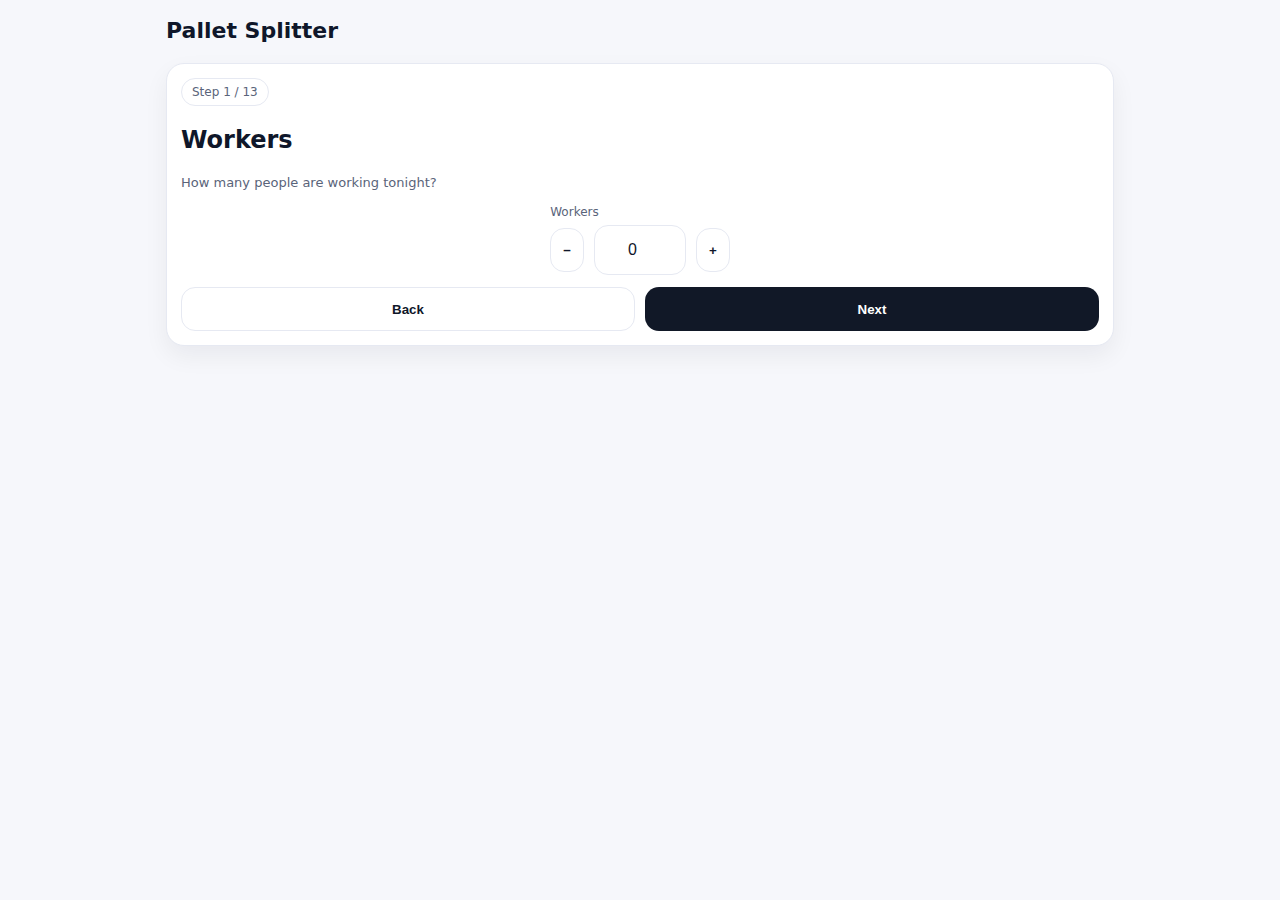
<file: lidl/index.html>
<!DOCTYPE html>
<html lang="en">
  <head>
    <meta charset="UTF-8" />

    <!-- 🚫 Prevent zooming -->
    <meta
      name="viewport"
      content="width=device-width, initial-scale=1, maximum-scale=1, user-scalable=no"
    />

    <title>Pallet Splitter</title>
    <link rel="stylesheet" href="style.css" />
  </head>
  <body>
    <header class="app-header">
      <h1>Pallet Splitter</h1>
    </header>

    <main class="app">
      <!-- Wizard -->
      <section id="wizard" class="card hidden" aria-live="polite">
        <div class="wizard-top">
          <div class="pill" id="stepPill">Step</div>
          <button
            class="btn danger ghost hidden"
            id="clearResultsTopBtn"
            type="button"
          >
            Clear results
          </button>
        </div>

        <h2 id="stepTitle">Title</h2>
        <p id="stepHint" class="hint"></p>

        <div id="wizardBody"></div>

        <div class="wizard-actions">
          <button id="backBtn" class="btn ghost" type="button">Back</button>
          <button id="nextBtn" class="btn" type="button">Next</button>
        </div>
      </section>

      <!-- Editor -->
      <section id="editor" class="card hidden">
        <h2>Edit</h2>
        <p class="hint">Adjust numbers then save.</p>

        <div id="editorBody"></div>

        <div class="editor-actions">
          <button id="saveRecalcBtn" class="btn" type="button">
            Save & Recalculate
          </button>
        </div>
      </section>

      <!-- Results -->
      <section id="results" class="hidden">
        <div class="card">
          <div class="row">
            <h2>Results</h2>
            <div class="row" style="justify-content: flex-end">
              <button id="editBtn" class="btn ghost" type="button">Edit</button>
              <button
                id="clearResultsBtn"
                class="btn danger ghost"
                type="button"
              >
                Clear results
              </button>
            </div>
          </div>

          <div class="summary" id="summary"></div>
        </div>
        <br />
        <div id="peopleCards" class="people"></div>
      </section>
    </main>

    <script src="main.js"></script>
  </body>
</html>
</file>
<file: lidl/style.css>
:root {
  --bg: #f6f7fb;
  --card: #ffffff;
  --muted: #5a647a;
  --text: #0f172a;
  --line: #e6e9f2;

  --btn: #111827;
  --btnText: #ffffff;

  --danger: #dc2626;
  --radius: 18px;
}

* {
  box-sizing: border-box;
}

/* 🚫 Prevent gesture zoom */
html,
body {
  height: 100%;
  touch-action: manipulation;
}

body {
  margin: 0;
  font-family: system-ui, -apple-system, Segoe UI, Roboto, Arial, sans-serif;
  background: var(--bg);
  color: var(--text);
}

/* 🚫 Prevent zoom when focusing inputs (iOS < 16) */
input {
  font-size: 16px !important;
}

/* 🚫 Prevent double-tap zoom on buttons */
button {
  touch-action: manipulation;
}

.app-header {
  padding: 18px 16px 8px;
  max-width: 980px;
  margin: 0 auto;
}
h1 {
  margin: 0;
  font-size: 22px;
}

.app {
  max-width: 980px;
  margin: 0 auto;
  padding: 12px 16px 22px;
  display: grid;
  gap: 12px;
}

.card {
  background: var(--card);
  border: 1px solid var(--line);
  border-radius: var(--radius);
  padding: 14px;
  box-shadow: 0 10px 24px rgba(15, 23, 42, 0.06);
}

.hidden {
  display: none !important;
}

.row {
  display: flex;
  align-items: center;
  justify-content: space-between;
  gap: 12px;
  flex-wrap: wrap;
}

.hint {
  color: var(--muted);
  margin: 8px 0 0;
  font-size: 13px;
  line-height: 1.35;
}

.btn {
  border: 0;
  border-radius: 14px;
  padding: 12px 14px;
  font-weight: 700;
  background: var(--btn);
  color: var(--btnText);
  cursor: pointer;
  min-height: 44px;
}
.btn.ghost {
  background: transparent;
  color: var(--text);
  border: 1px solid var(--line);
}
.btn.danger {
  background: var(--danger);
  color: white;
  border-color: rgba(220, 38, 38, 0.35);
}
.btn:active {
  transform: translateY(1px);
}

.pill {
  display: inline-flex;
  align-items: center;
  padding: 6px 10px;
  border: 1px solid var(--line);
  border-radius: 999px;
  color: var(--muted);
  font-size: 12px;
}

.wizard-top {
  display: flex;
  justify-content: space-between;
  align-items: center;
  gap: 12px;
}

.wizard-actions {
  display: grid;
  grid-template-columns: 1fr 1fr;
  gap: 10px;
  margin-top: 12px;
}

/* Stepper */
.stepper {
  display: grid;
  gap: 6px;
}
.stepper label {
  font-size: 12px;
  color: var(--muted);
}
.stepper-row {
  display: flex;
  align-items: center;
  gap: 10px;
}
.stepper input {
  width: 92px;
  height: 50px;
  border-radius: 14px;
  border: 1px solid var(--line);
  background: #fff;
  color: var(--text);
  font-size: 20px;
  text-align: center;
}
.stepper .mini {
  min-height: 44px;
  padding: 10px 12px;
}

.center {
  display: flex;
  justify-content: center;
  margin: 14px 0 4px;
}

/* Section layout (used in wizard and editor) */
.section-grid {
  display: grid;
  gap: 12px;
  margin-top: 10px;
}
.section-block {
  border: 1px solid var(--line);
  border-radius: 16px;
  padding: 12px;
  background: #fafbff;
}
.section-block h3 {
  margin: 0 0 8px;
  font-size: 14px;
}
.two-col {
  display: grid;
  grid-template-columns: 1fr 1fr;
  gap: 12px;
}
@media (max-width: 360px) {
  .two-col {
    grid-template-columns: 1fr;
  }
}

/* Editor */
.editor-list {
  display: grid;
  gap: 14px;
  margin-top: 10px;
}
.editor-section {
  border: 1px solid var(--line);
  border-radius: 18px;
  padding: 12px;
  background: #fff;
}
.editor-section > h3 {
  margin: 0 0 10px;
  font-size: 15px;
}
.editor-actions {
  margin-top: 14px;
}

/* Results */
.summary {
  margin: 10px 0 8px;
  display: grid;
  gap: 6px;
  color: var(--muted);
  font-size: 13px;
}

.people {
  display: grid;
  gap: 12px;
}

.person-card h3 {
  margin: 0 0 6px;
  display: flex;
  align-items: baseline;
  justify-content: space-between;
  gap: 10px;
}
.total {
  color: var(--muted);
  font-weight: 600;
  font-size: 13px;
}

.subhead {
  margin: 10px 0 6px;
  font-size: 12px;
  letter-spacing: 0.02em;
  color: var(--muted);
  text-transform: uppercase;
}

.list {
  margin: 0;
  padding: 0;
  list-style: none;
  display: grid;
  gap: 6px;
}
.list li {
  display: flex;
  justify-content: space-between;
  gap: 12px;
  padding: 10px 10px;
  border: 1px solid var(--line);
  border-radius: 14px;
  background: #fafbff;
}
.k {
  color: var(--text);
}
.v {
  color: var(--muted);
  font-variant-numeric: tabular-nums;
}

@media (min-width: 780px) {
  .people {
    grid-template-columns: repeat(3, 1fr);
  }
}
</file>
